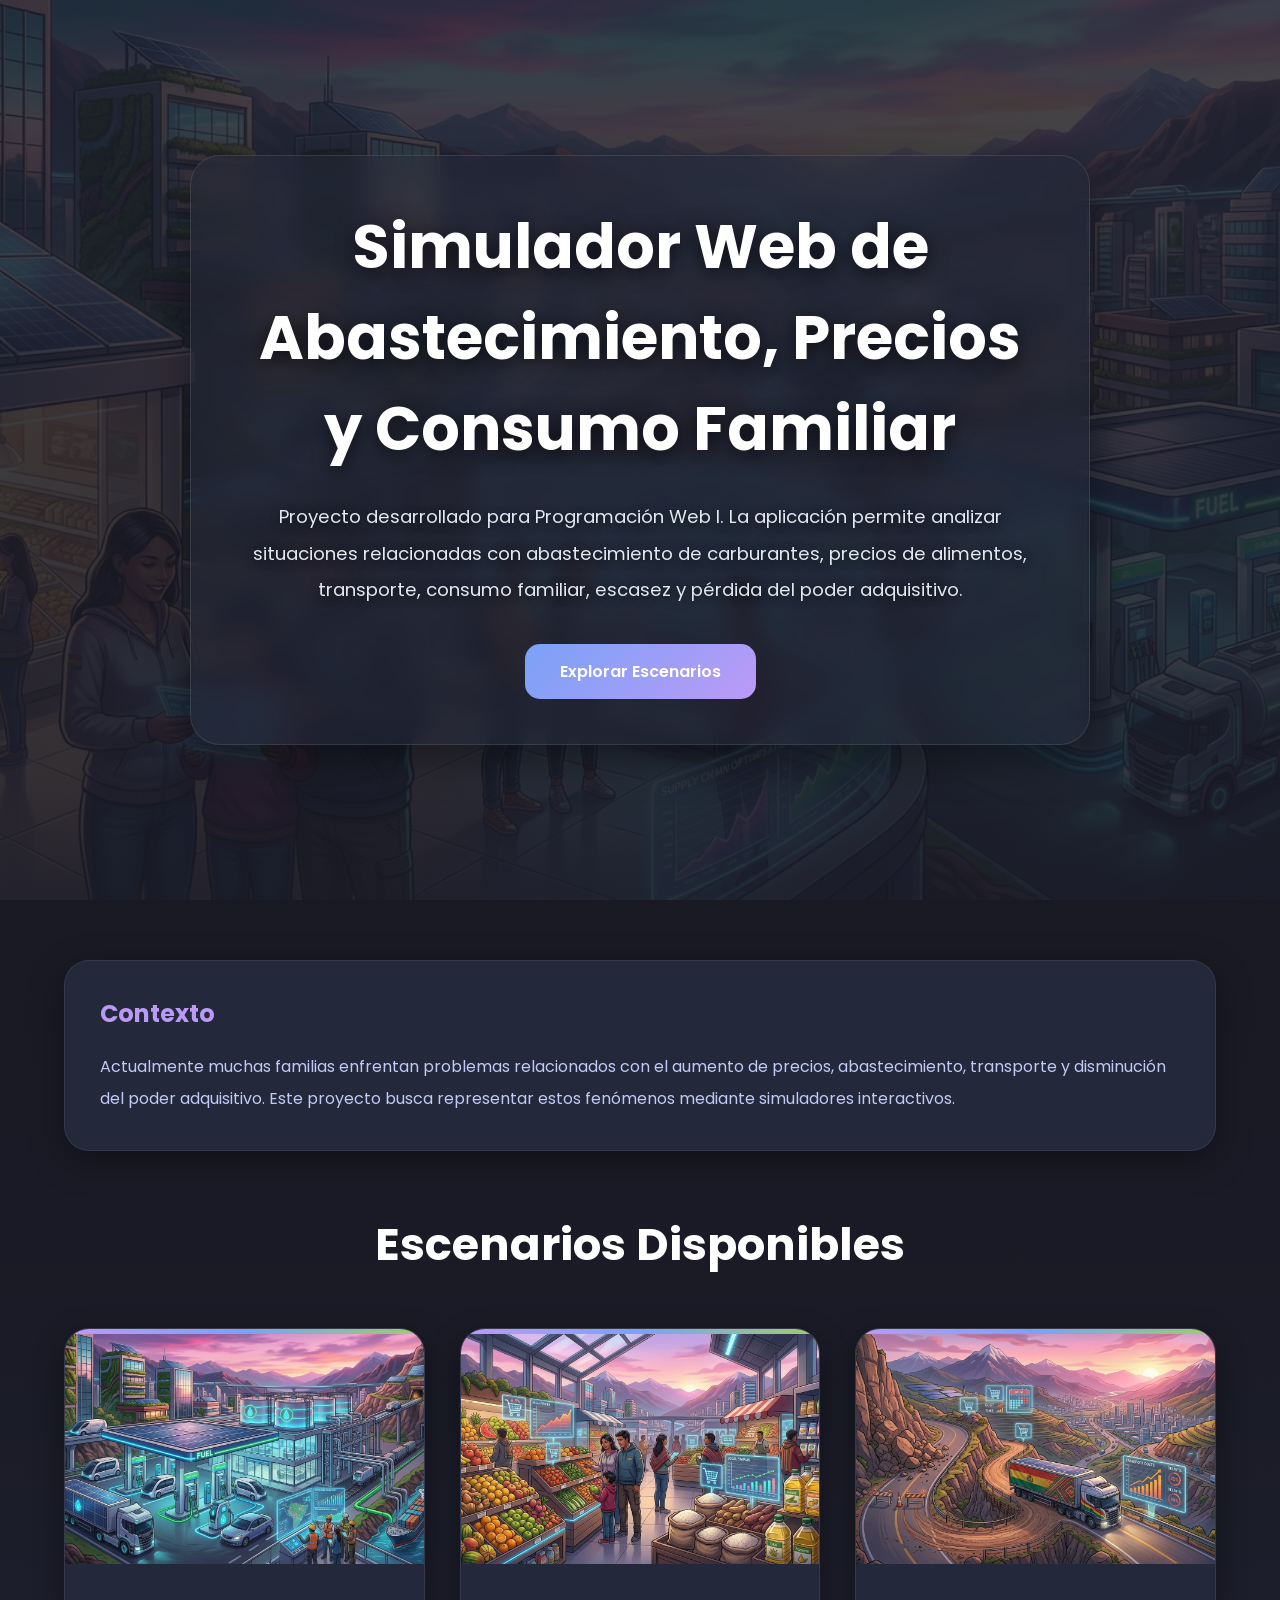
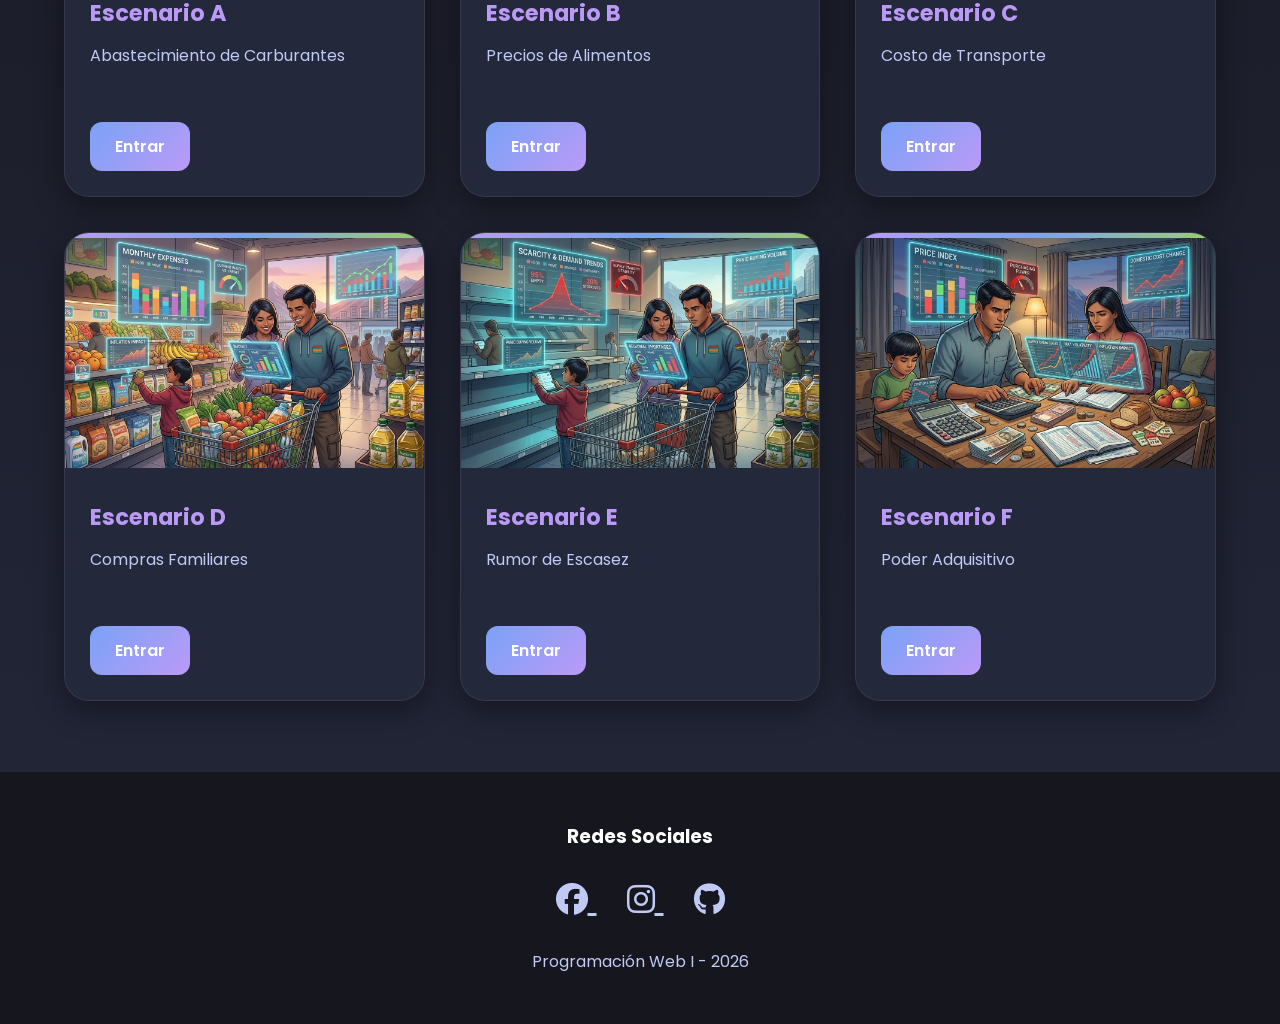
<file: index.html>
<!DOCTYPE html>
<html lang="es">

<head>

<meta charset="UTF-8">
<meta name="viewport" content="width=device-width, initial-scale=1.0">

<title>Simulador Web de Abastecimiento y Consumo Familiar</title>

<link rel="stylesheet" href="ESTILOS/pagprin.css">

<link rel="stylesheet"
href="https://cdnjs.cloudflare.com/ajax/libs/font-awesome/6.5.1/css/all.min.css">

</head>

<body>

<header class="hero">

<div class="hero-contenido">

<h1>
Simulador Web de Abastecimiento,
Precios y Consumo Familiar
</h1>

<p>

Proyecto desarrollado para Programación Web I.

La aplicación permite analizar situaciones
relacionadas con abastecimiento de carburantes,
precios de alimentos, transporte, consumo
familiar, escasez y pérdida del poder adquisitivo.

</p>

<a href="#escenarios" class="btn-principal">
Explorar Escenarios
</a>

</div>

</header>

<main>

<section class="contexto">

<h2>Contexto</h2>

<p>

Actualmente muchas familias enfrentan problemas
relacionados con el aumento de precios,
abastecimiento, transporte y disminución del
poder adquisitivo.

Este proyecto busca representar estos fenómenos
mediante simuladores interactivos.

</p>

</section>

<section id="escenarios">

<h2 class="titulo-seccion">
Escenarios Disponibles
</h2>

<div class="grid">

<!-- A -->

<div class="card">

<a href="HTML/escenarioA.html">

<img src="IMAGENES/ESCENARIO,A.png"
alt="Escenario A">

</a>

<div class="card-body">

<h3>Escenario A</h3>

<p>
Abastecimiento de Carburantes
</p>

<a href="HTML/escenarioA.html"
class="btn-card">

Entrar

</a>

</div>

</div>

<!-- B -->

<div class="card">

<a href="HTML/escenarioB.html">

<img src="IMAGENES/ESCENARIO,B.png"
alt="Escenario B">

</a>

<div class="card-body">

<h3>Escenario B</h3>

<p>
Precios de Alimentos
</p>

<a href="HTML/escenarioB.html"
class="btn-card">

Entrar

</a>

</div>

</div>

<!-- C -->

<div class="card">

<a href="HTML/escenarioC.html">

<img src="IMAGENES/ESCENARIO,C.png"
alt="Escenario C">

</a>

<div class="card-body">

<h3>Escenario C</h3>

<p>
Costo de Transporte
</p>

<a href="HTML/escenarioC.html"
class="btn-card">

Entrar

</a>

</div>

</div>

<!-- D -->

<div class="card">

<a href="HTML/escenarioD.html">

<img src="IMAGENES/ESCENARIO,D.png"
alt="Escenario D">

</a>

<div class="card-body">

<h3>Escenario D</h3>

<p>
Compras Familiares
</p>

<a href="HTML/escenarioD.html"
class="btn-card">

Entrar

</a>

</div>

</div>

<!-- E -->

<div class="card">

<a href="HTML/escenarioE.html">

<img src="IMAGENES/ESCENARIO,E.png"
alt="Escenario E">

</a>

<div class="card-body">

<h3>Escenario E</h3>

<p>
Rumor de Escasez
</p>

<a href="HTML/escenarioE.html"
class="btn-card">

Entrar

</a>

</div>

</div>

<!-- F -->

<div class="card">

<a href="HTML/escenarioF.html">

<img src="IMAGENES/ESCENARIO,F.png"
alt="Escenario F">

</a>

<div class="card-body">

<h3>Escenario F</h3>

<p>
Poder Adquisitivo
</p>

<a href="HTML/escenarioF.html"
class="btn-card">

Entrar

</a>

</div>

</div>

</div>

</section>

</main>

<footer>

<h3>Redes Sociales</h3>

<div class="redes">

<a href="https://www.facebook.com/share/17omJGrnSm/">
<i class="fab fa-facebook"></i>
</a>

<a href="https://www.instagram.com/joelescobar663?igsh=bmMycG53MWNtbndh">
<i class="fab fa-instagram"></i>
</a>

<a href="https://github.com/joelescobar2906-art">
<i class="fab fa-github"></i>
</a>

</div>

<p>
Programación Web I - 2026
</p>

</footer>

</body>
</html>
</file>
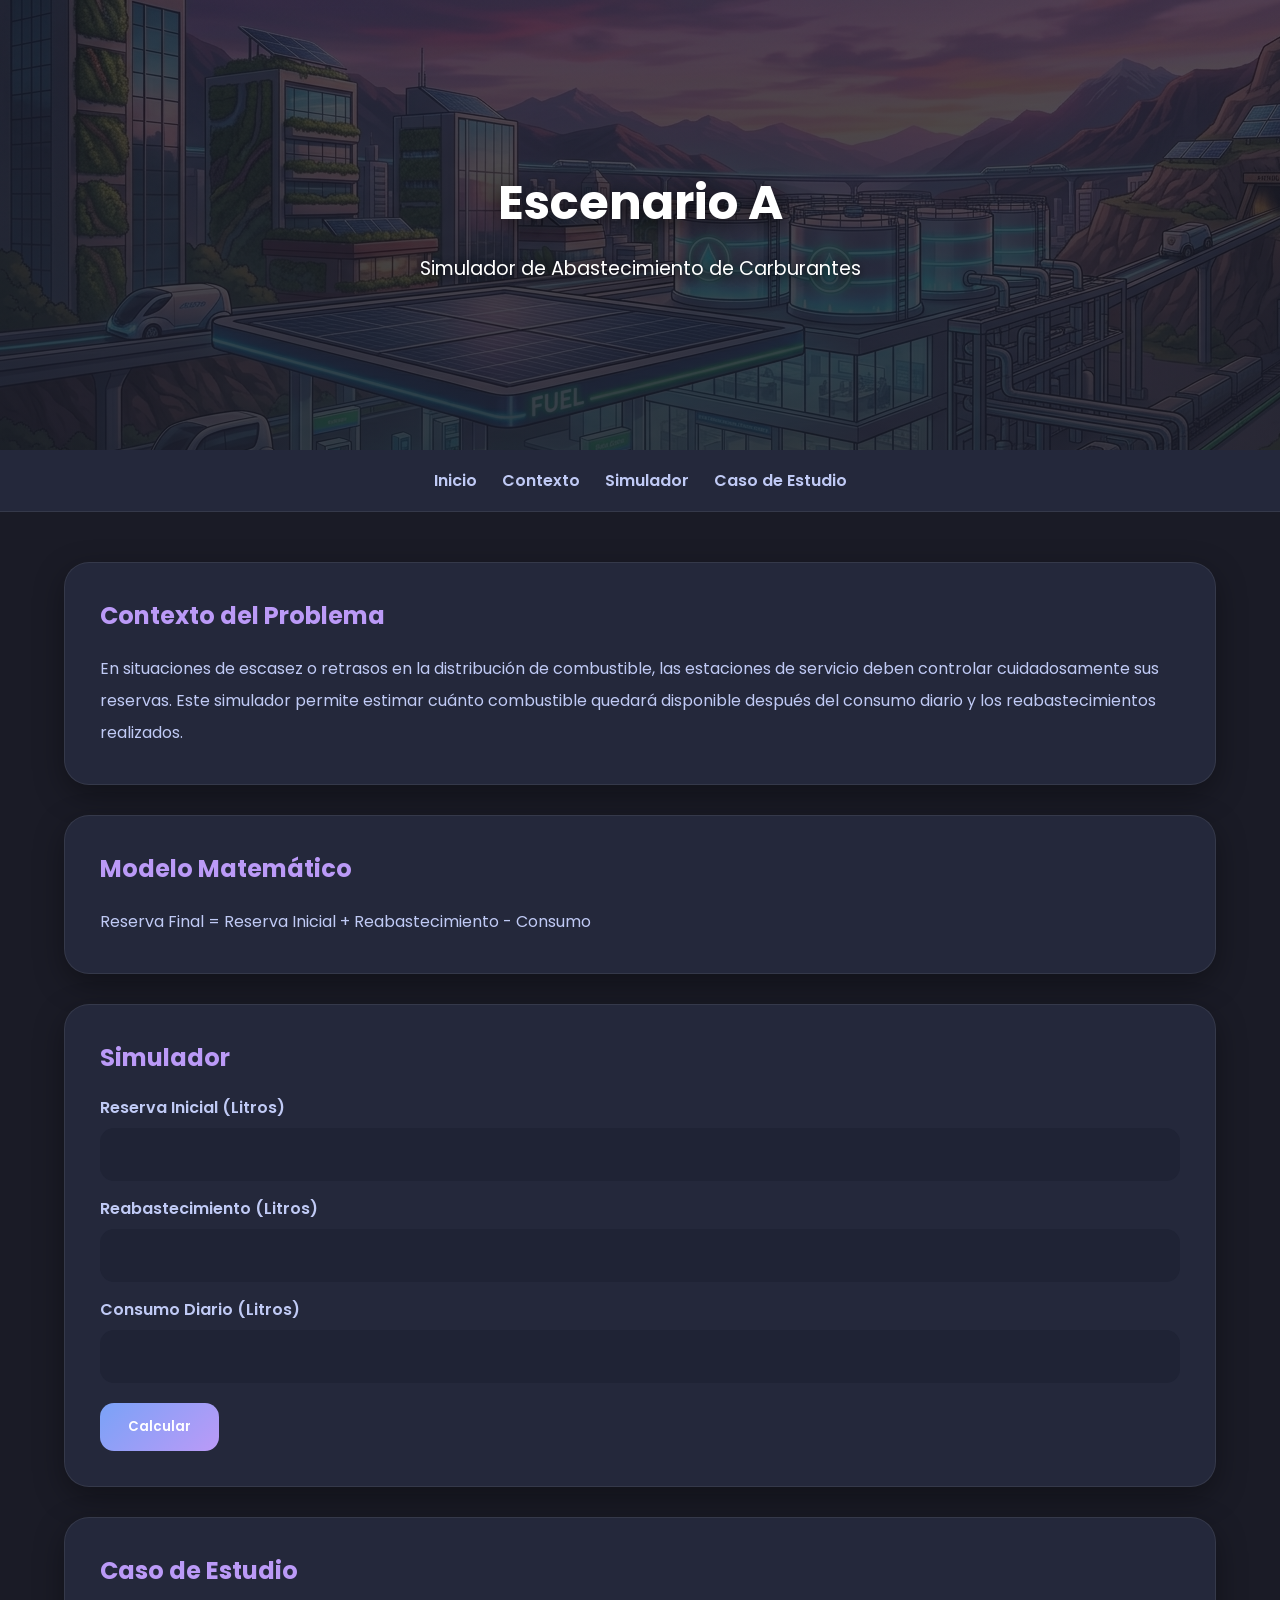
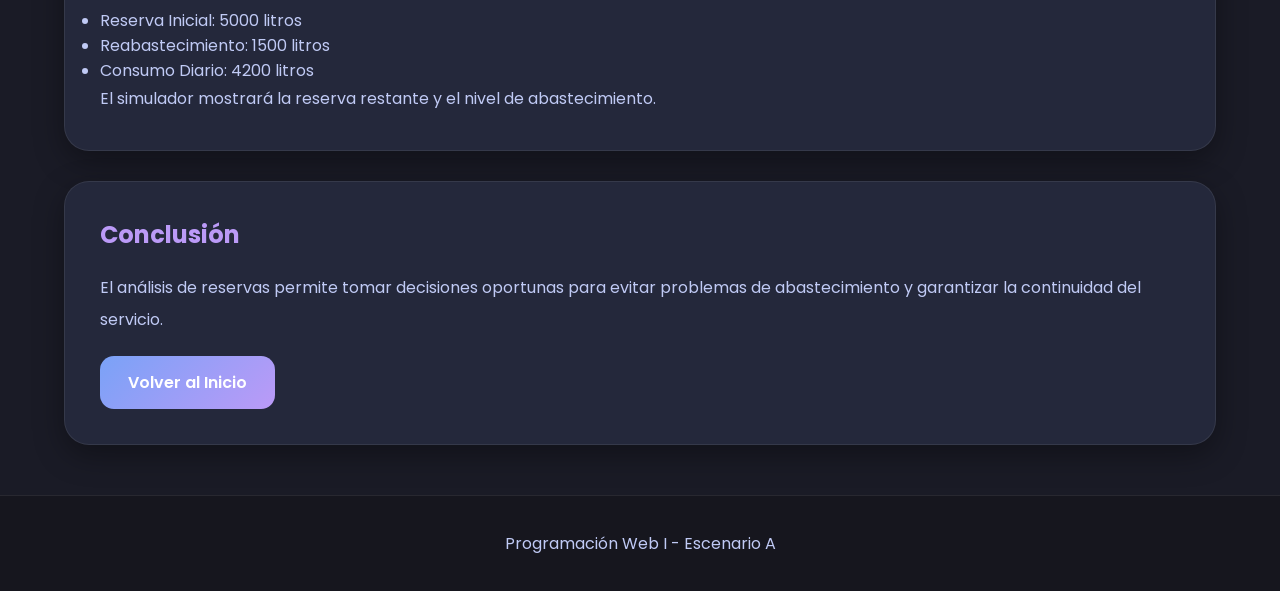
<file: HTML/escenarioA.html>
<!DOCTYPE html>
<html lang="es">

<head>
    <meta charset="UTF-8">
    <meta name="viewport" content="width=device-width, initial-scale=1.0">
    <title>Escenario A - Abastecimiento de Carburantes</title>

    <link rel="stylesheet" href="../ESTILOS/escenarios.css">
</head>

<body>

    <header class="header-a">
        <h1>Escenario A</h1>
        <p>Simulador de Abastecimiento de Carburantes</p>
    </header>

    <nav>
        <a href="../index.html">Inicio</a>
        <a href="#contexto">Contexto</a>
        <a href="#simulador">Simulador</a>
        <a href="#caso">Caso de Estudio</a>
    </nav>

    <main>

        <section id="contexto">

            <h2>Contexto del Problema</h2>

            <p>
                En situaciones de escasez o retrasos en la distribución de combustible,
                las estaciones de servicio deben controlar cuidadosamente sus reservas.
                Este simulador permite estimar cuánto combustible quedará disponible
                después del consumo diario y los reabastecimientos realizados.
            </p>

        </section>

        <section>

            <h2>Modelo Matemático</h2>

            <p>

                Reserva Final =
                Reserva Inicial +
                Reabastecimiento -
                Consumo

            </p>

        </section>

        <section id="simulador">

            <h2>Simulador</h2>

            <label>Reserva Inicial (Litros)</label>
            <input type="number" id="reservaInicial">

            <label>Reabastecimiento (Litros)</label>
            <input type="number" id="reabastecimiento">

            <label>Consumo Diario (Litros)</label>
            <input type="number" id="consumo">

            <button onclick="calcularReserva()">
                Calcular
            </button>

            <div id="resultado"></div>

        </section>

        <section id="caso">

            <h2>Caso de Estudio</h2>

            <ul>
                <li>Reserva Inicial: 5000 litros</li>
                <li>Reabastecimiento: 1500 litros</li>
                <li>Consumo Diario: 4200 litros</li>
            </ul>

            <p>
                El simulador mostrará la reserva restante y el nivel de abastecimiento.
            </p>

        </section>

        <section>

            <h2>Conclusión</h2>

            <p>
                El análisis de reservas permite tomar decisiones oportunas para evitar
                problemas de abastecimiento y garantizar la continuidad del servicio.
            </p>

            <a href="../index.html" class="boton">
                Volver al Inicio
            </a>

        </section>

    </main>

    <footer>

        <p>
            Programación Web I - Escenario A
        </p>

    </footer>

    <script src="../JAVASCRIPT/escenarioA.js"></script>

</body>

</html>
</file>
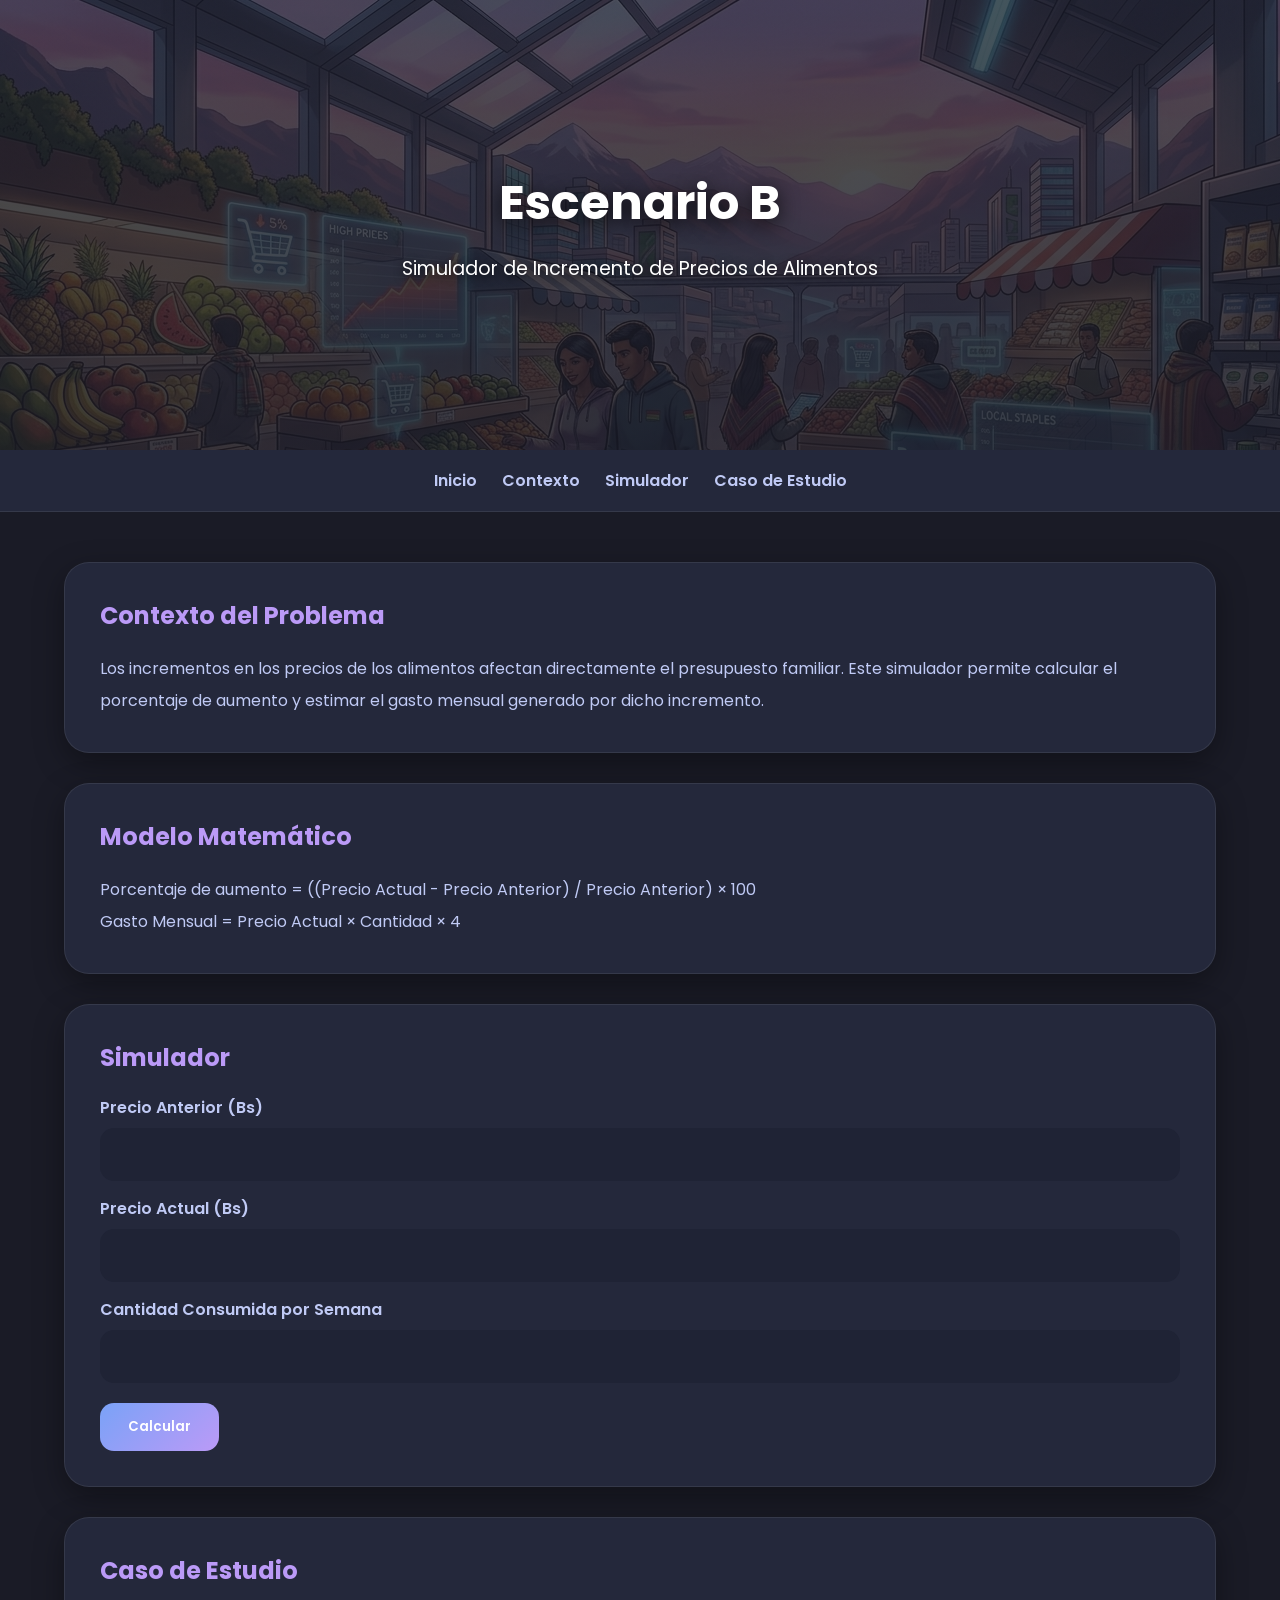
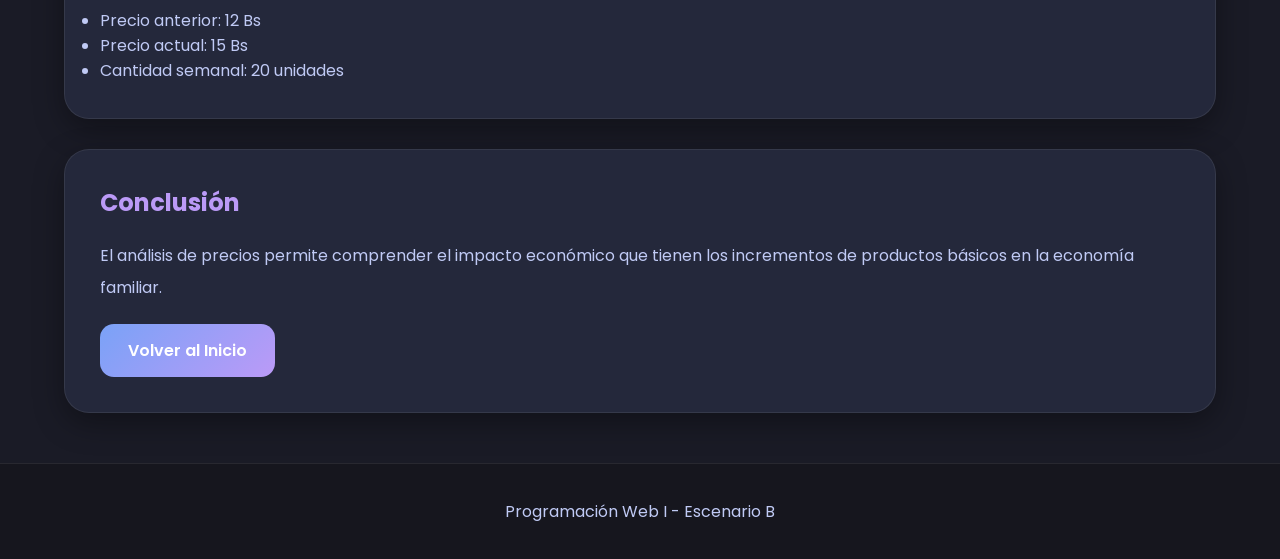
<file: HTML/escenarioB.html>
<!DOCTYPE html>
<html lang="es">

<head>

    <meta charset="UTF-8">
    <meta name="viewport" content="width=device-width, initial-scale=1.0">

    <title>Escenario B - Precios de Alimentos</title>

    <link rel="stylesheet" href="../ESTILOS/escenarios.css">

</head>

<body>

    <header class="header-b">

        <h1>Escenario B</h1>

        <p>
            Simulador de Incremento de Precios de Alimentos
        </p>

    </header>

    <nav>

        <a href="../index.html">Inicio</a>
        <a href="#contexto">Contexto</a>
        <a href="#simulador">Simulador</a>
        <a href="#caso">Caso de Estudio</a>

    </nav>

    <main>

        <section id="contexto">

            <h2>Contexto del Problema</h2>

            <p>

                Los incrementos en los precios de los alimentos afectan
                directamente el presupuesto familiar. Este simulador
                permite calcular el porcentaje de aumento y estimar
                el gasto mensual generado por dicho incremento.

            </p>

        </section>

        <section>

            <h2>Modelo Matemático</h2>

            <p>

                Porcentaje de aumento =
                ((Precio Actual - Precio Anterior) / Precio Anterior) × 100

            </p>

            <p>

                Gasto Mensual =
                Precio Actual × Cantidad × 4

            </p>

        </section>

        <section id="simulador">

            <h2>Simulador</h2>

            <label>Precio Anterior (Bs)</label>
            <input type="number" id="precioAnterior">

            <label>Precio Actual (Bs)</label>
            <input type="number" id="precioActual">

            <label>Cantidad Consumida por Semana</label>
            <input type="number" id="cantidad">

            <button onclick="calcularAumento()">
                Calcular
            </button>

            <div id="resultado"></div>

        </section>

        <section id="caso">

            <h2>Caso de Estudio</h2>

            <ul>

                <li>Precio anterior: 12 Bs</li>
                <li>Precio actual: 15 Bs</li>
                <li>Cantidad semanal: 20 unidades</li>

            </ul>

        </section>

        <section>

            <h2>Conclusión</h2>

            <p>

                El análisis de precios permite comprender el impacto
                económico que tienen los incrementos de productos
                básicos en la economía familiar.

            </p>

            <a href="../index.html" class="boton">
                Volver al Inicio
            </a>

        </section>

    </main>

    <footer>

        <p>
            Programación Web I - Escenario B
        </p>

    </footer>

    <script src="../JAVASCRIPT/escenarioB.js"></script>

</body>

</html>
</file>
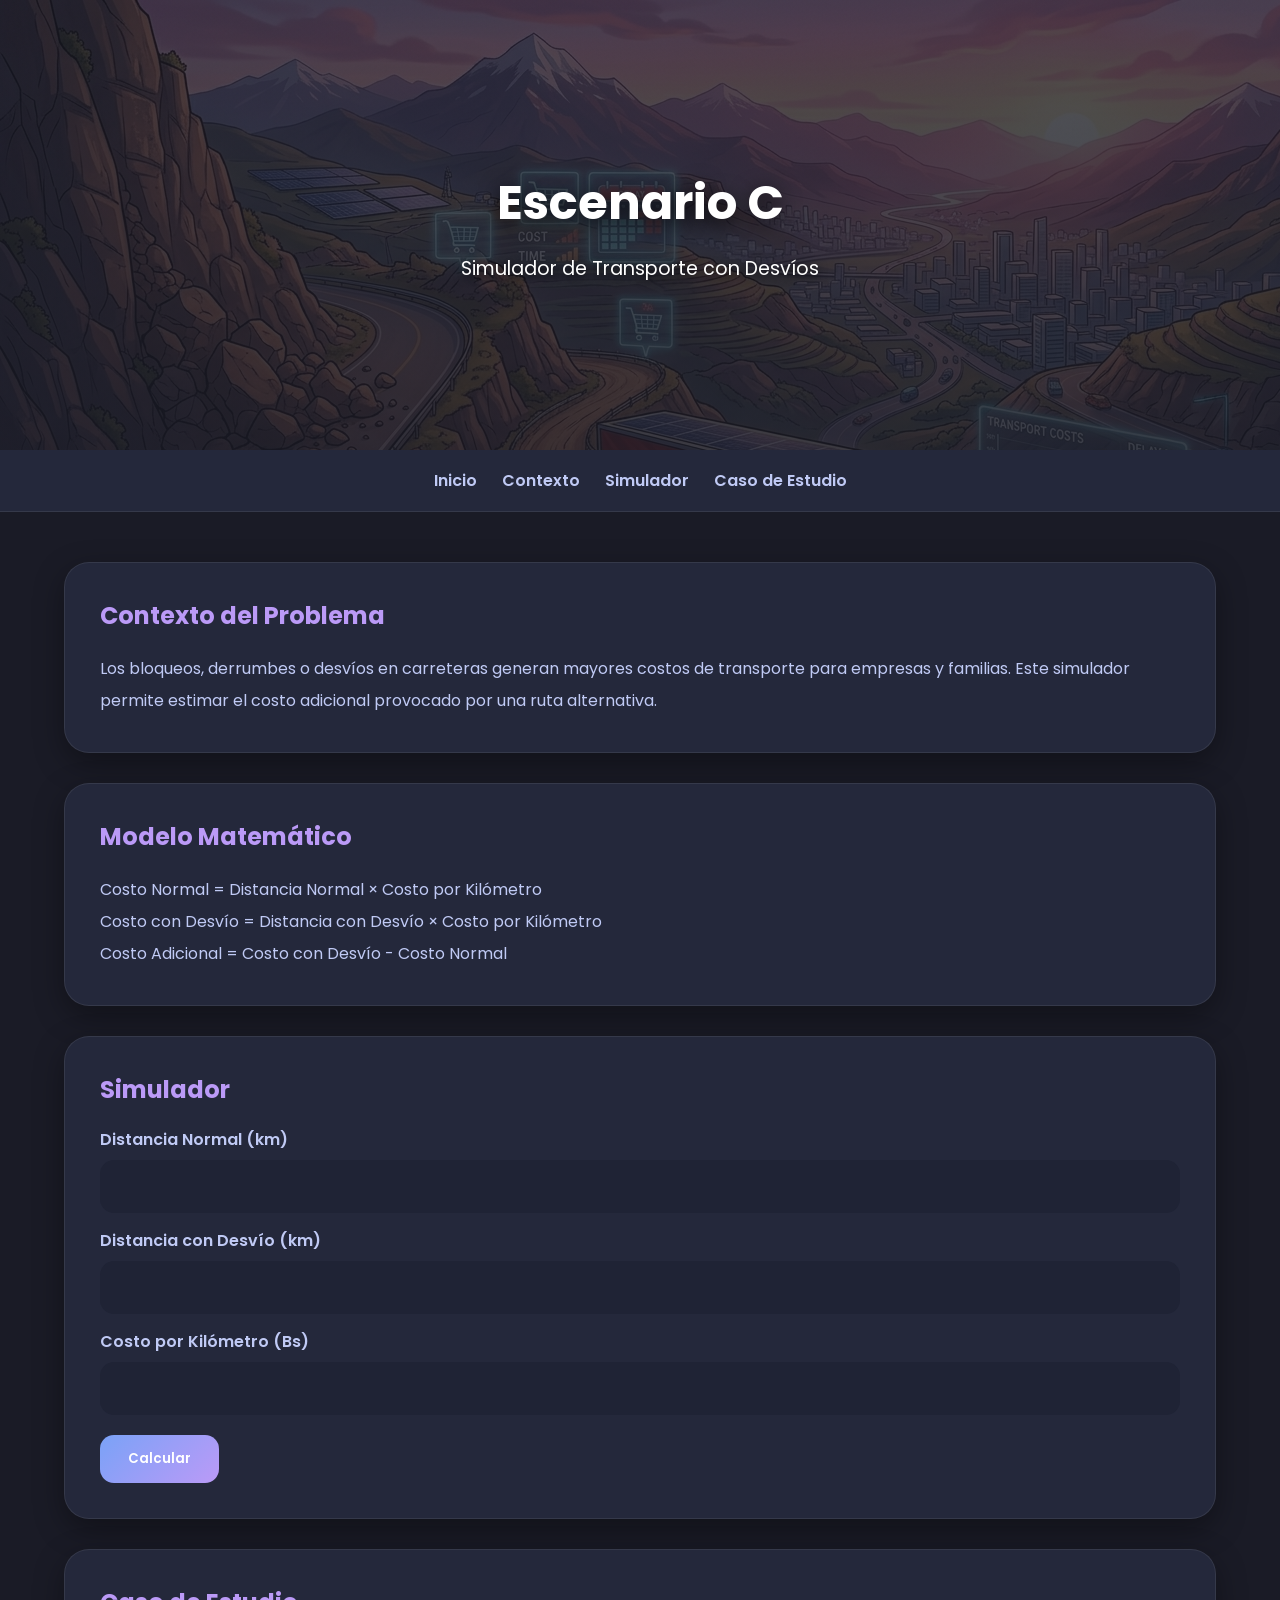
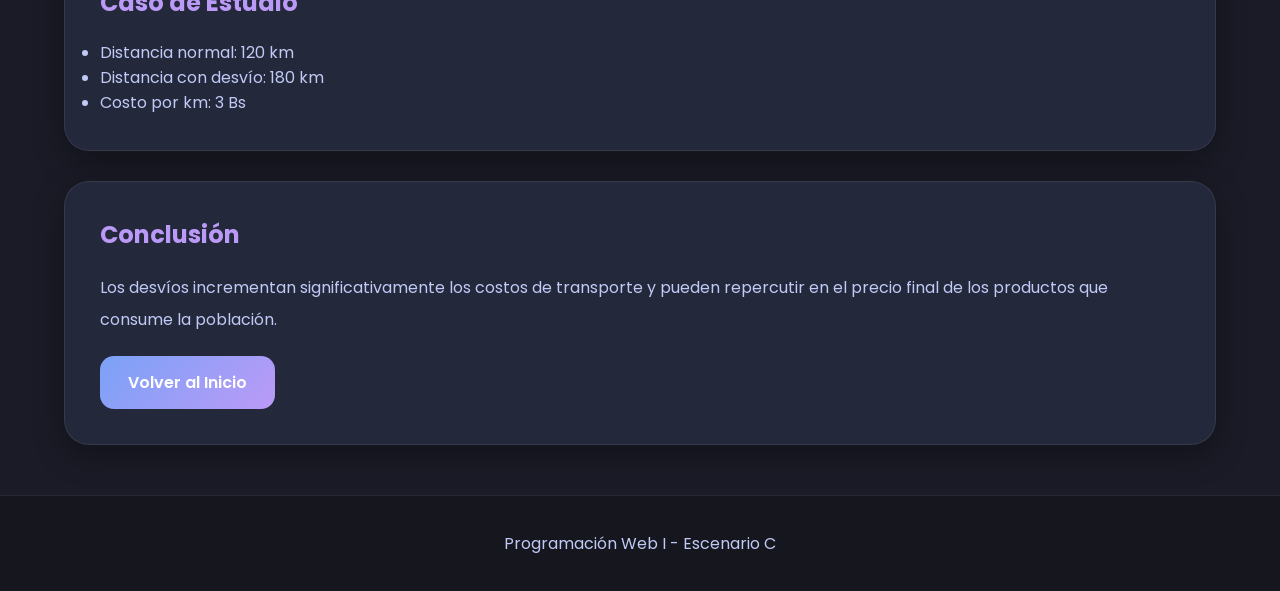
<file: HTML/escenarioC.html>
<!DOCTYPE html>
<html lang="es">

<head>

    <meta charset="UTF-8">
    <meta name="viewport" content="width=device-width, initial-scale=1.0">

    <title>Escenario C - Transporte con Desvíos</title>

    <link rel="stylesheet" href="../ESTILOS/escenarios.css">

</head>

<body>

    <header class="header-c">

        <h1>Escenario C</h1>

        <p>
            Simulador de Transporte con Desvíos
        </p>

    </header>

    <nav>

        <a href="../index.html">Inicio</a>
        <a href="#contexto">Contexto</a>
        <a href="#simulador">Simulador</a>
        <a href="#caso">Caso de Estudio</a>

    </nav>

    <main>

        <section id="contexto">

            <h2>Contexto del Problema</h2>

            <p>

                Los bloqueos, derrumbes o desvíos en carreteras generan
                mayores costos de transporte para empresas y familias.
                Este simulador permite estimar el costo adicional
                provocado por una ruta alternativa.

            </p>

        </section>

        <section>

            <h2>Modelo Matemático</h2>

            <p>

                Costo Normal =
                Distancia Normal × Costo por Kilómetro

            </p>

            <p>

                Costo con Desvío =
                Distancia con Desvío × Costo por Kilómetro

            </p>

            <p>

                Costo Adicional =
                Costo con Desvío - Costo Normal

            </p>

        </section>

        <section id="simulador">

            <h2>Simulador</h2>

            <label>Distancia Normal (km)</label>
            <input type="number" id="distanciaNormal">

            <label>Distancia con Desvío (km)</label>
            <input type="number" id="distanciaDesvio">

            <label>Costo por Kilómetro (Bs)</label>
            <input type="number" id="costoKm">

            <button onclick="calcularTransporte()">
                Calcular
            </button>

            <div id="resultado"></div>

        </section>

        <section id="caso">

            <h2>Caso de Estudio</h2>

            <ul>

                <li>Distancia normal: 120 km</li>
                <li>Distancia con desvío: 180 km</li>
                <li>Costo por km: 3 Bs</li>

            </ul>

        </section>

        <section>

            <h2>Conclusión</h2>

            <p>

                Los desvíos incrementan significativamente los costos
                de transporte y pueden repercutir en el precio final
                de los productos que consume la población.

            </p>

            <a href="../index.html" class="boton">
                Volver al Inicio
            </a>

        </section>

    </main>

    <footer>

        <p>
            Programación Web I - Escenario C
        </p>

    </footer>

    <script src="../JAVASCRIPT/escenarioC.js"></script>

</body>

</html>
</file>
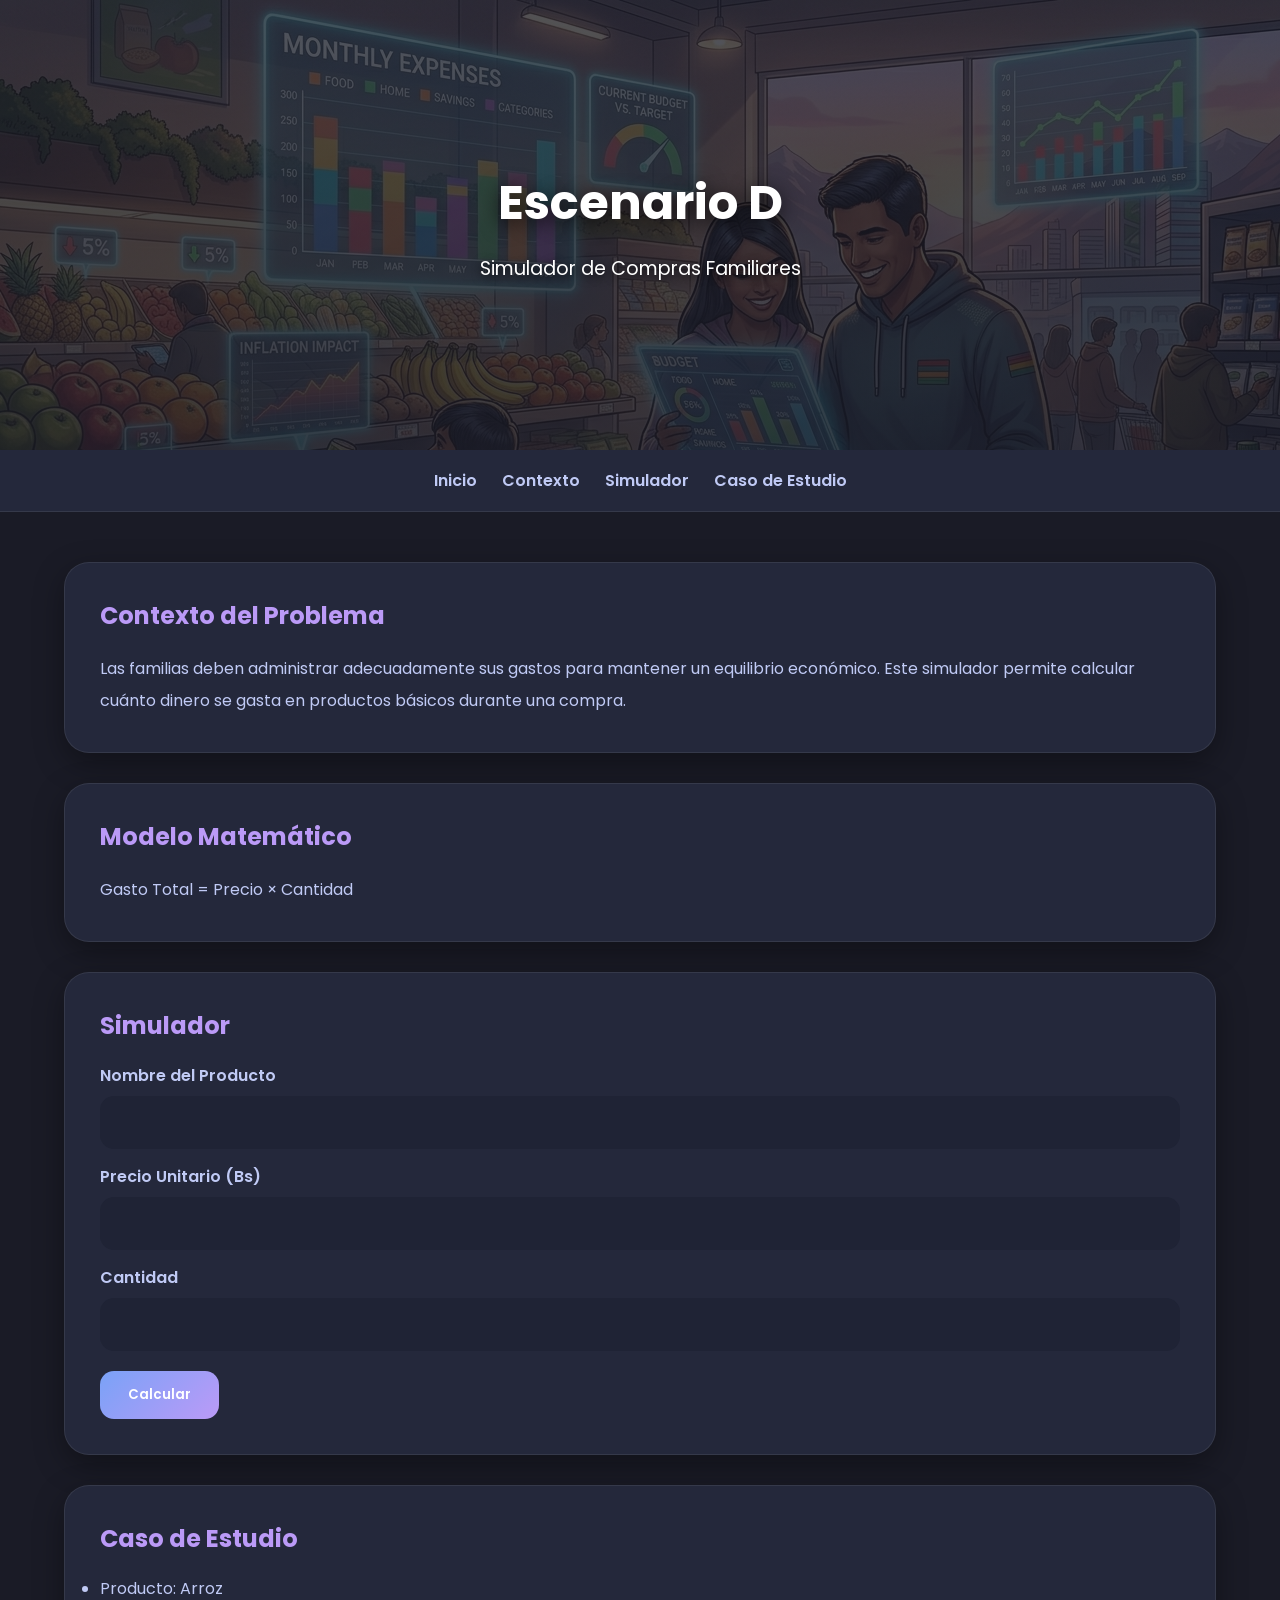
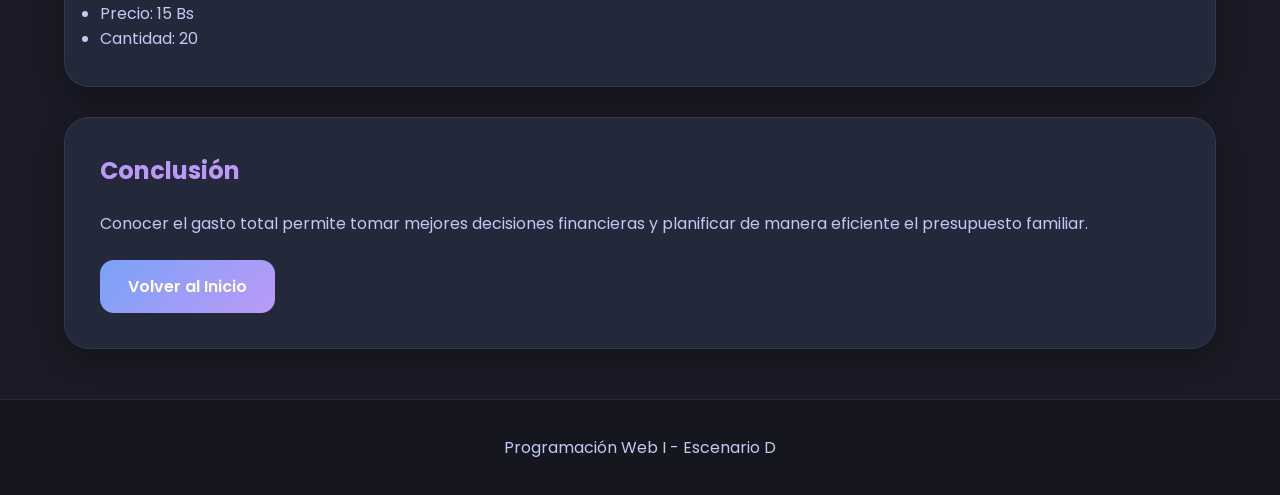
<file: HTML/escenarioD.html>
<!DOCTYPE html>
<html lang="es">

<head>

    <meta charset="UTF-8">
    <meta name="viewport" content="width=device-width, initial-scale=1.0">

    <title>Escenario D - Compras Familiares</title>

    <link rel="stylesheet" href="../ESTILOS/escenarios.css">

</head>

<body>

    <header class="header-d">

        <h1>Escenario D</h1>

        <p>
            Simulador de Compras Familiares
        </p>

    </header>

    <nav>

        <a href="../index.html">Inicio</a>
        <a href="#contexto">Contexto</a>
        <a href="#simulador">Simulador</a>
        <a href="#caso">Caso de Estudio</a>

    </nav>

    <main>

        <section id="contexto">

            <h2>Contexto del Problema</h2>

            <p>

                Las familias deben administrar adecuadamente sus gastos
                para mantener un equilibrio económico. Este simulador
                permite calcular cuánto dinero se gasta en productos
                básicos durante una compra.

            </p>

        </section>

        <section>

            <h2>Modelo Matemático</h2>

            <p>

                Gasto Total =
                Precio × Cantidad

            </p>

        </section>

        <section id="simulador">

            <h2>Simulador</h2>

            <label>Nombre del Producto</label>
            <input type="text" id="producto">

            <label>Precio Unitario (Bs)</label>
            <input type="number" id="precio">

            <label>Cantidad</label>
            <input type="number" id="cantidad">

            <button onclick="calcularCompra()">
                Calcular
            </button>

            <div id="resultado"></div>

        </section>

        <section id="caso">

            <h2>Caso de Estudio</h2>

            <ul>

                <li>Producto: Arroz</li>
                <li>Precio: 15 Bs</li>
                <li>Cantidad: 20</li>

            </ul>

        </section>

        <section>

            <h2>Conclusión</h2>

            <p>

                Conocer el gasto total permite tomar mejores decisiones
                financieras y planificar de manera eficiente el presupuesto
                familiar.

            </p>

            <a href="../index.html" class="boton">
                Volver al Inicio
            </a>

        </section>

    </main>

    <footer>

        <p>
            Programación Web I - Escenario D
        </p>

    </footer>

    <script src="../JAVASCRIPT/escenarioD.js"></script>

</body>

</html>
</file>
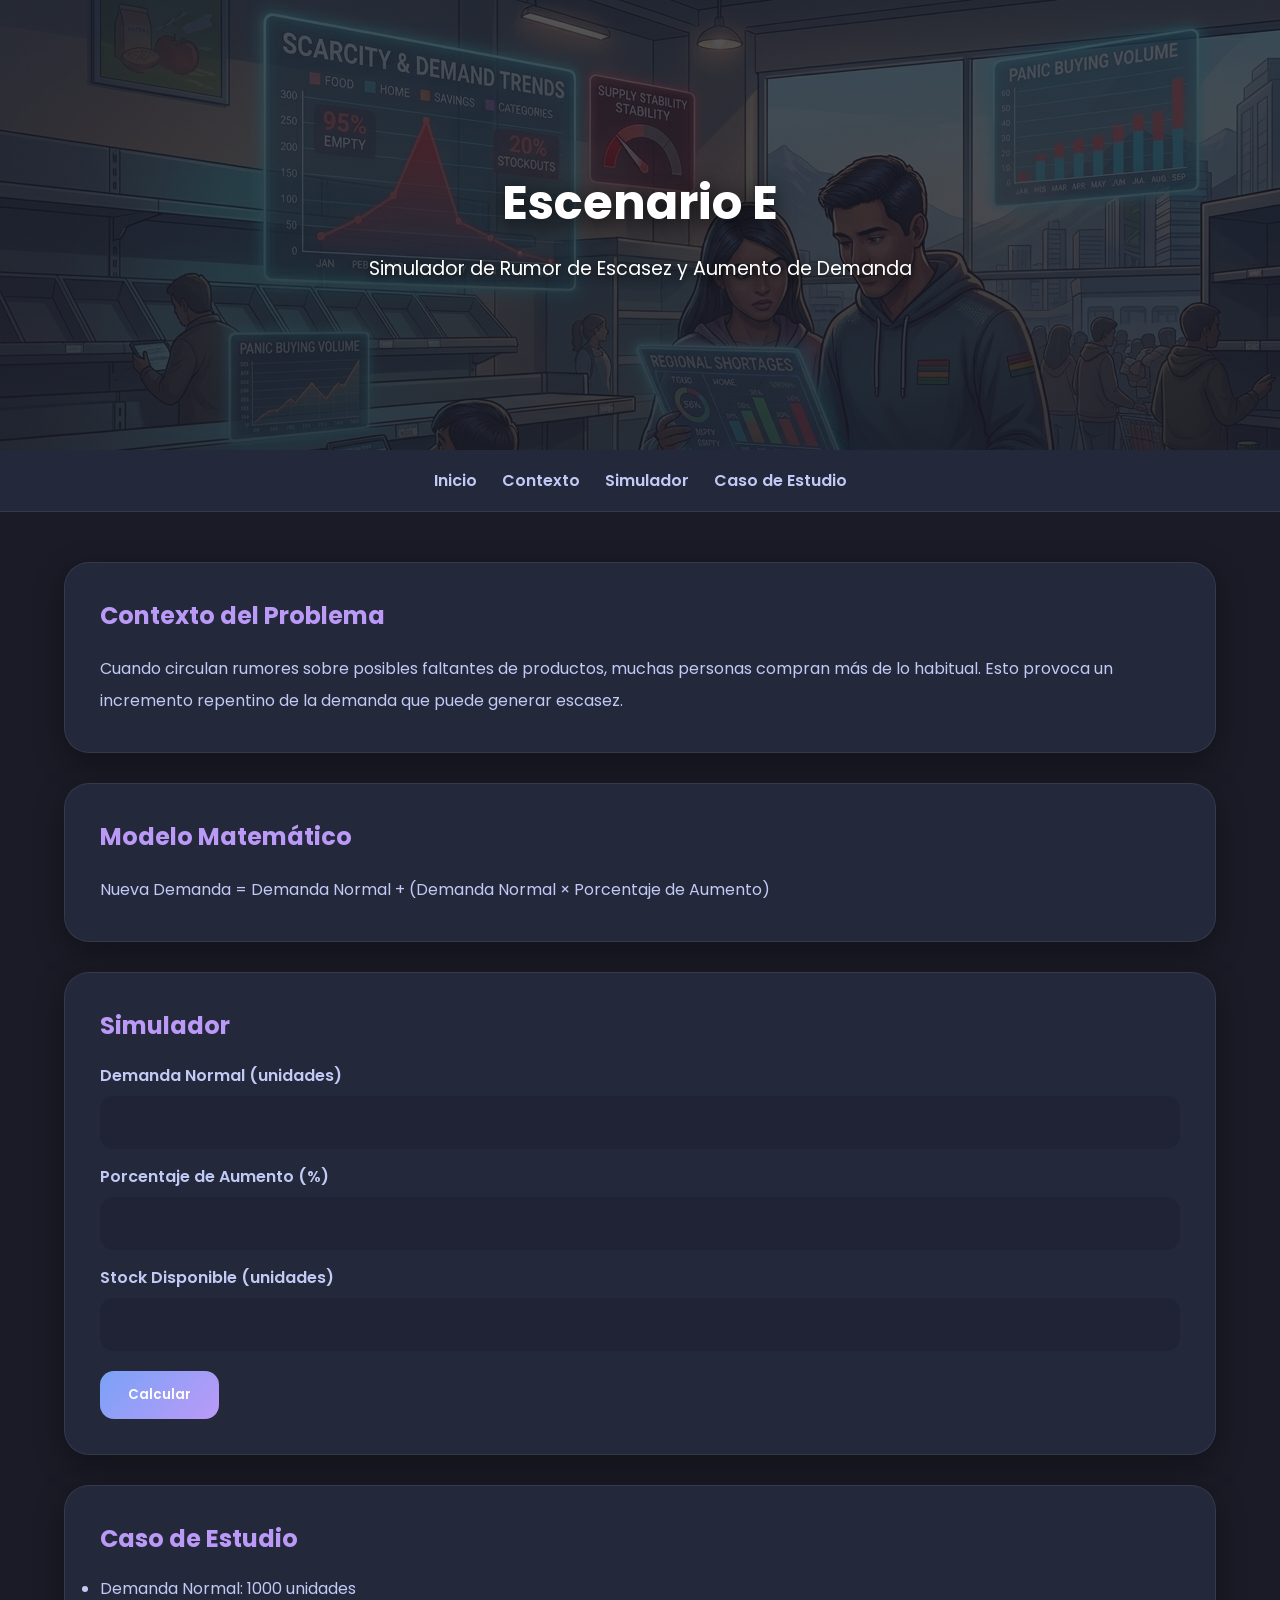
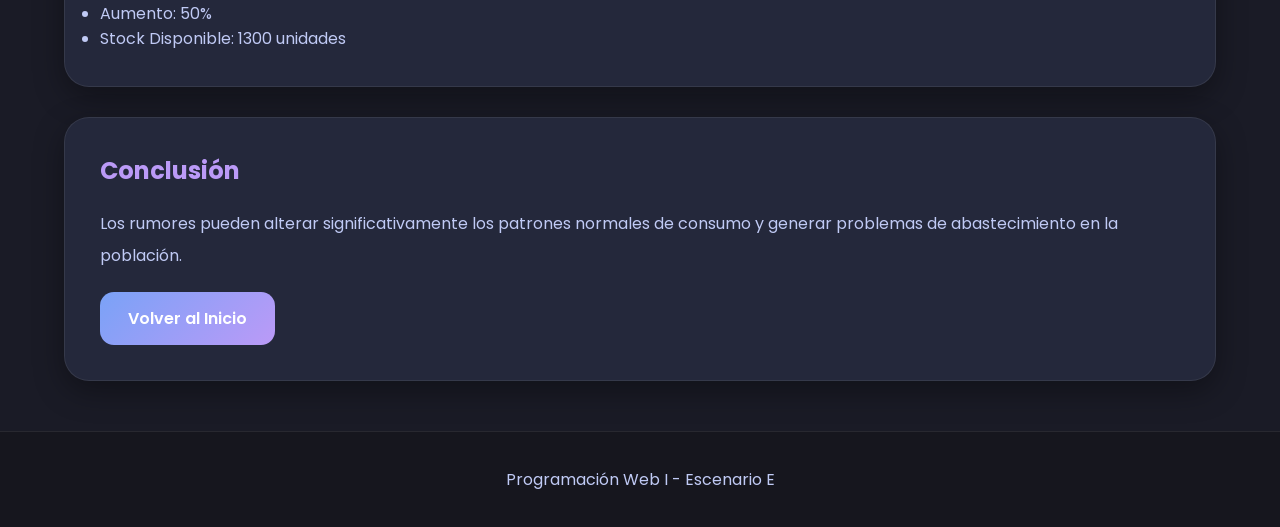
<file: HTML/escenarioE.html>
<!DOCTYPE html>
<html lang="es">

<head>

    <meta charset="UTF-8">
    <meta name="viewport" content="width=device-width, initial-scale=1.0">

    <title>Escenario E - Rumor de Escasez</title>

    <link rel="stylesheet" href="../ESTILOS/escenarios.css">

</head>

<body>

    <header class="header-e">

        <h1>Escenario E</h1>

        <p>
            Simulador de Rumor de Escasez y Aumento de Demanda
        </p>

    </header>

    <nav>

        <a href="../index.html">Inicio</a>
        <a href="#contexto">Contexto</a>
        <a href="#simulador">Simulador</a>
        <a href="#caso">Caso de Estudio</a>

    </nav>

    <main>

        <section id="contexto">

            <h2>Contexto del Problema</h2>

            <p>

                Cuando circulan rumores sobre posibles faltantes de
                productos, muchas personas compran más de lo habitual.
                Esto provoca un incremento repentino de la demanda
                que puede generar escasez.

            </p>

        </section>

        <section>

            <h2>Modelo Matemático</h2>

            <p>

                Nueva Demanda =
                Demanda Normal +
                (Demanda Normal × Porcentaje de Aumento)

            </p>

        </section>

        <section id="simulador">

            <h2>Simulador</h2>

            <label>Demanda Normal (unidades)</label>
            <input type="number" id="demanda">

            <label>Porcentaje de Aumento (%)</label>
            <input type="number" id="porcentaje">

            <label>Stock Disponible (unidades)</label>
            <input type="number" id="stock">

            <button onclick="calcularEscasez()">
                Calcular
            </button>

            <div id="resultado"></div>

        </section>

        <section id="caso">

            <h2>Caso de Estudio</h2>

            <ul>

                <li>Demanda Normal: 1000 unidades</li>
                <li>Aumento: 50%</li>
                <li>Stock Disponible: 1300 unidades</li>

            </ul>

        </section>

        <section>

            <h2>Conclusión</h2>

            <p>

                Los rumores pueden alterar significativamente los
                patrones normales de consumo y generar problemas
                de abastecimiento en la población.

            </p>

            <a href="../index.html" class="boton">
                Volver al Inicio
            </a>

        </section>

    </main>

    <footer>

        <p>
            Programación Web I - Escenario E
        </p>

    </footer>

    <script src="../JAVASCRIPT/escenarioE.js"></script>

</body>

</html>
</file>
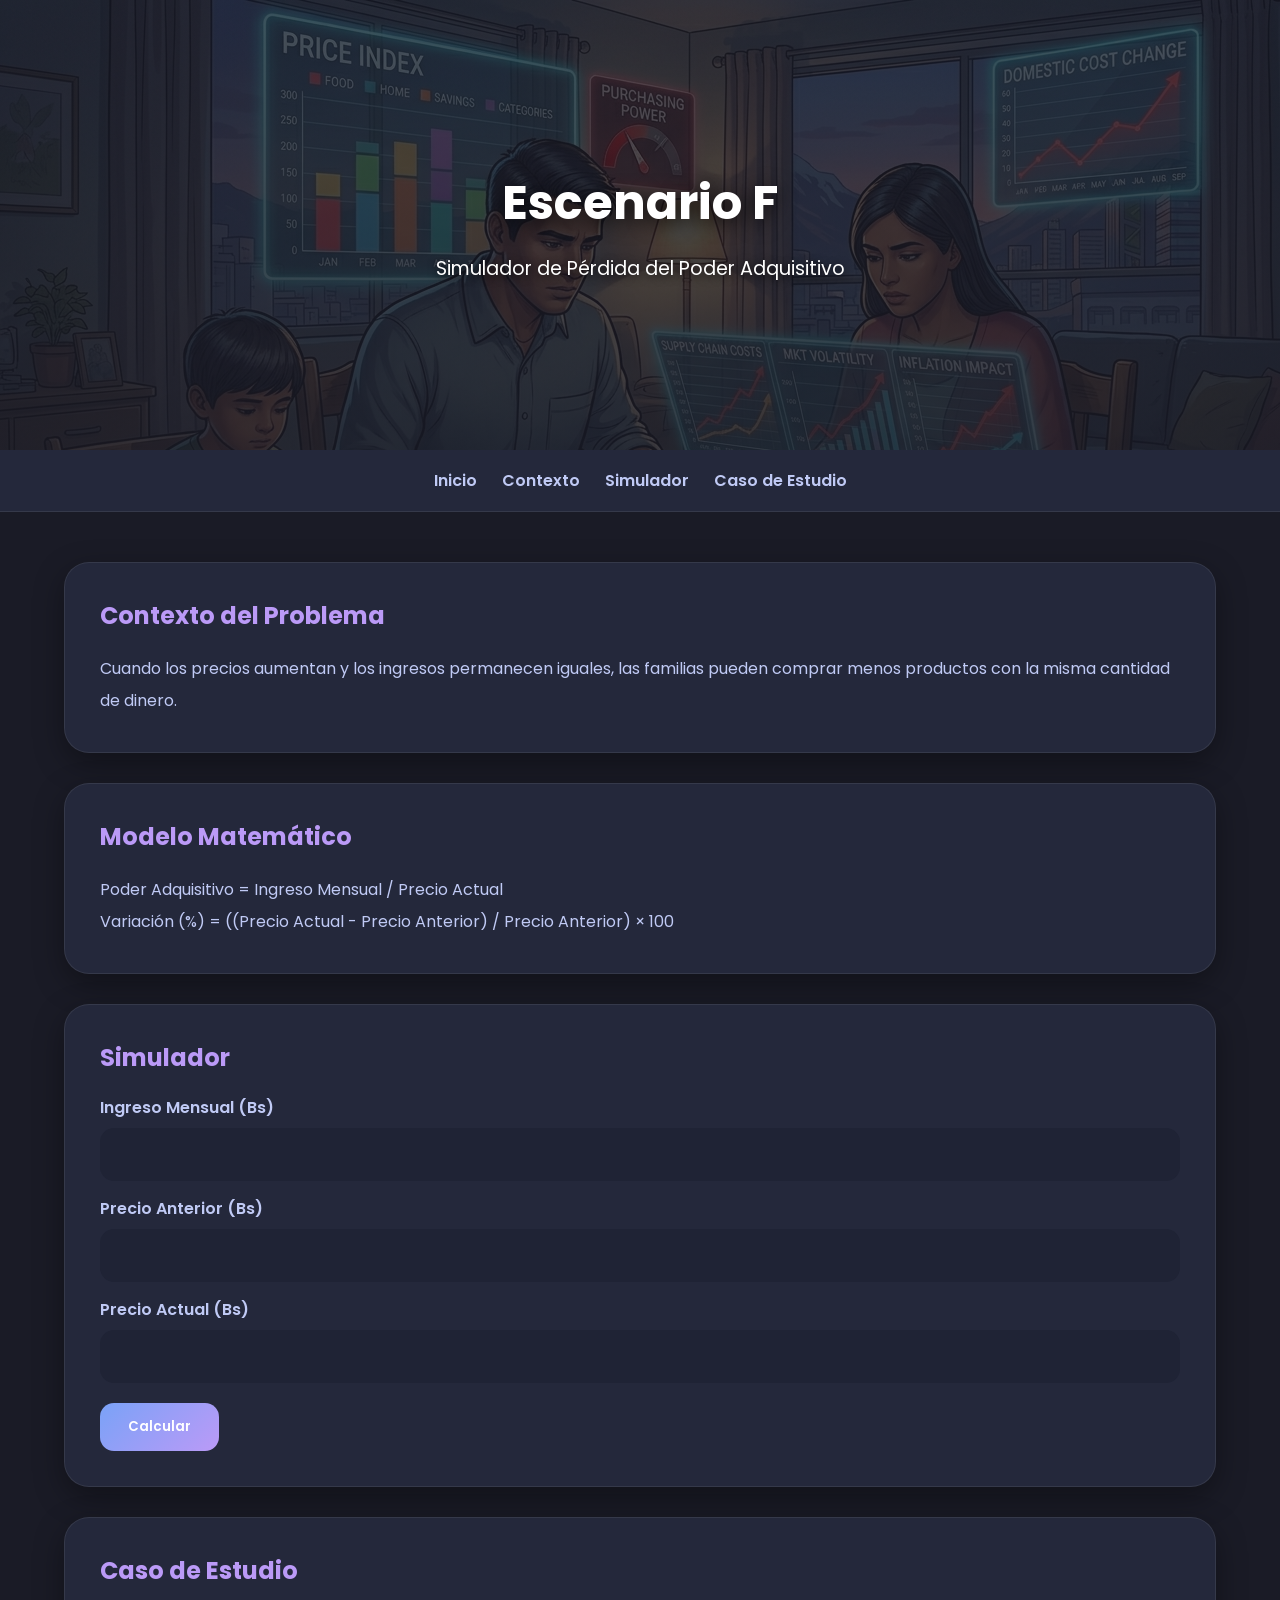
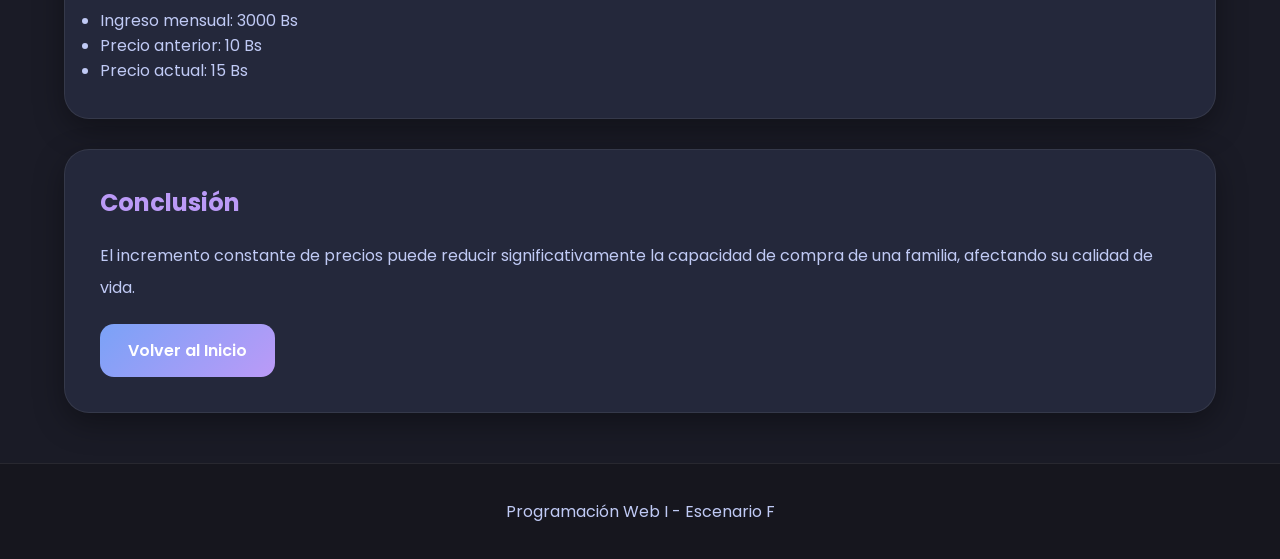
<file: HTML/escenarioF.html>
<!DOCTYPE html>
<html lang="es">

<head>

    <meta charset="UTF-8">
    <meta name="viewport" content="width=device-width, initial-scale=1.0">

    <title>Escenario F - Poder Adquisitivo</title>

    <link rel="stylesheet" href="../ESTILOS/escenarios.css">

</head>

<body>

    <header class="header-f">

        <h1>Escenario F</h1>

        <p>
            Simulador de Pérdida del Poder Adquisitivo
        </p>

    </header>

    <nav>

        <a href="../index.html">Inicio</a>
        <a href="#contexto">Contexto</a>
        <a href="#simulador">Simulador</a>
        <a href="#caso">Caso de Estudio</a>

    </nav>

    <main>

        <section id="contexto">

            <h2>Contexto del Problema</h2>

            <p>

                Cuando los precios aumentan y los ingresos permanecen
                iguales, las familias pueden comprar menos productos
                con la misma cantidad de dinero.

            </p>

        </section>

        <section>

            <h2>Modelo Matemático</h2>

            <p>

                Poder Adquisitivo =
                Ingreso Mensual / Precio Actual

            </p>

            <p>

                Variación (%) =
                ((Precio Actual - Precio Anterior)
                / Precio Anterior) × 100

            </p>

        </section>

        <section id="simulador">

            <h2>Simulador</h2>

            <label>Ingreso Mensual (Bs)</label>
            <input type="number" id="ingreso">

            <label>Precio Anterior (Bs)</label>
            <input type="number" id="precioAnterior">

            <label>Precio Actual (Bs)</label>
            <input type="number" id="precioActual">

            <button onclick="calcularPoderAdquisitivo()">
                Calcular
            </button>

            <div id="resultado"></div>

        </section>

        <section id="caso">

            <h2>Caso de Estudio</h2>

            <ul>

                <li>Ingreso mensual: 3000 Bs</li>
                <li>Precio anterior: 10 Bs</li>
                <li>Precio actual: 15 Bs</li>

            </ul>

        </section>

        <section>

            <h2>Conclusión</h2>

            <p>

                El incremento constante de precios puede reducir
                significativamente la capacidad de compra de una
                familia, afectando su calidad de vida.

            </p>

            <a href="../index.html" class="boton">
                Volver al Inicio
            </a>

        </section>

    </main>

    <footer>

        <p>
            Programación Web I - Escenario F
        </p>

    </footer>

    <script src="../JAVASCRIPT/escenarioF.js"></script>

</body>

</html>
</file>
<file: ESTILOS/pagprin.css>
@import url('https://fonts.googleapis.com/css2?family=Poppins:wght@300;400;500;600;700&display=swap');

*{
    margin:0;
    padding:0;
    box-sizing:border-box;
    font-family:'Poppins',sans-serif;
}

html{
    scroll-behavior:smooth;
}

body{

    background:
    linear-gradient(
        180deg,
        #16161E 0%,
        #1A1B26 50%,
        #24283B 100%
    );

    color:#C0CAF5;
}

/* HERO */

.hero{

    min-height:100vh;

    display:flex;
    justify-content:center;
    align-items:center;

    text-align:center;

    padding:40px;

    background:
    linear-gradient(
        rgba(26,27,38,.80),
        rgba(26,27,38,.90)
    ),
    url("../IMAGENES/PORTADA.png");

    background-size:cover;
    background-position:center;
    background-repeat:no-repeat;
}

.hero-contenido{

    max-width:900px;

    padding:45px;

    background:rgba(36,40,59,.45);

    backdrop-filter:blur(10px);

    border:1px solid rgba(255,255,255,.10);

    border-radius:30px;

    box-shadow:
    0 15px 40px rgba(0,0,0,.40);
}

.hero h1{

    font-size:3.8rem;

    margin-bottom:25px;

    color:white;

    text-shadow:
    0 4px 20px rgba(0,0,0,.70);
}

.hero p{

    line-height:2;

    font-size:1.15rem;

    margin-bottom:35px;

    color:#E2E8F0;

    text-shadow:
    0 2px 10px rgba(0,0,0,.60);
}

.btn-principal{

    display:inline-block;

    padding:15px 35px;

    border-radius:15px;

    text-decoration:none;

    color:white;

    font-weight:600;

    background:
    linear-gradient(
        135deg,
        #7AA2F7,
        #BB9AF7
    );

    transition:.3s;
}

.btn-principal:hover{

    transform:translateY(-5px);

    box-shadow:
    0 15px 35px rgba(187,154,247,.40);
}

/* CONTEXTO */

.contexto{

    width:90%;

    max-width:1200px;

    margin:60px auto;

    padding:35px;

    background:#24283B;

    border-radius:25px;

    border:1px solid rgba(255,255,255,.08);

    box-shadow:
    0 10px 35px rgba(0,0,0,.35);
}

.contexto h2{

    color:#BB9AF7;

    margin-bottom:20px;
}

.contexto p{

    line-height:2;
}

/* TITULO */

.titulo-seccion{

    text-align:center;

    font-size:2.8rem;

    margin-bottom:50px;

    color:white;
}

/* GRID */

.grid{

    width:90%;

    margin:auto;

    display:grid;

    grid-template-columns:
    repeat(auto-fit,minmax(320px,1fr));

    gap:35px;

    padding-bottom:70px;
}

/* TARJETAS */

.card{

    background:#24283B;

    border-radius:25px;

    overflow:hidden;

    border:1px solid rgba(255,255,255,.08);

    box-shadow:
    0 10px 30px rgba(0,0,0,.40);

    transition:.4s;
}

.card::before{

    content:"";

    display:block;

    height:5px;

    background:
    linear-gradient(
        90deg,
        #BB9AF7,
        #7AA2F7,
        #9ECE6A
    );
}

.card:hover{

    transform:
    translateY(-12px)
    scale(1.02);

    box-shadow:
    0 25px 50px rgba(0,0,0,.60);
}

.card img{

    width:100%;

    height:230px;

    object-fit:cover;

    transition:.6s;
}

.card:hover img{

    transform:scale(1.08);
}

.card-body{

    padding:25px;
}

.card h3{

    color:#BB9AF7;

    margin-bottom:12px;

    font-size:1.4rem;
}

.card p{

    color:#C0CAF5;

    min-height:60px;

    line-height:1.7;
}

.btn-card{

    display:inline-block;

    margin-top:20px;

    padding:12px 25px;

    border-radius:12px;

    text-decoration:none;

    color:white;

    font-weight:600;

    background:
    linear-gradient(
        135deg,
        #7AA2F7,
        #BB9AF7
    );

    transition:.3s;
}

.btn-card:hover{

    transform:translateY(-3px);

    box-shadow:
    0 10px 25px rgba(122,162,247,.40);
}

/* FOOTER */

footer{

    background:#16161E;

    text-align:center;

    padding:50px 20px;

    border-top:
    1px solid rgba(255,255,255,.08);
}

footer h3{

    margin-bottom:15px;

    color:white;
}

.redes{

    margin:25px 0;
}

.redes a{

    color:#C0CAF5;

    font-size:32px;

    margin:0 15px;

    transition:.3s;
}

.redes a:hover{

    color:#BB9AF7;

    transform:scale(1.2);
}

/* RESPONSIVE */

@media(max-width:768px){

    .hero h1{

        font-size:2.4rem;
    }

    .hero p{

        font-size:1rem;
    }

    .hero-contenido{

        padding:30px;
    }

    .titulo-seccion{

        font-size:2rem;
    }

    .grid{

        width:95%;
    }
}
</file>
<file: ESTILOS/escenarios.css>
@import url('https://fonts.googleapis.com/css2?family=Poppins:wght@300;400;500;600;700&display=swap');

*{
    margin:0;
    padding:0;
    box-sizing:border-box;
    font-family:'Poppins',sans-serif;
}

body{

    background:#1A1B26;

    color:#C0CAF5;
}

/* HEADER */

header{

    min-height:50vh;

    display:flex;

    flex-direction:column;

    justify-content:center;

    align-items:center;

    text-align:center;

    color:white;

    padding:60px 20px;

    background-size:cover;

    background-position:center;

    background-repeat:no-repeat;
}

header h1{

    font-size:3rem;

    margin-bottom:15px;

    text-shadow:
    0 4px 20px rgba(0,0,0,.8);
}

header p{

    font-size:1.2rem;

    text-shadow:
    0 2px 10px rgba(0,0,0,.8);
}

/* CABECERAS PERSONALIZADAS */

/* ESCENARIO A */

.header-a{

    background:
    linear-gradient(
        rgba(26,27,38,.75),
        rgba(26,27,38,.85)
    ),
    url("../IMAGENES/ESCENARIO,A.png");
}

/* ESCENARIO B */

.header-b{

    background:
    linear-gradient(
        rgba(26,27,38,.75),
        rgba(26,27,38,.85)
    ),
    url("../IMAGENES/ESCENARIO,B.png");
}

/* ESCENARIO C */

.header-c{

    background:
    linear-gradient(
        rgba(26,27,38,.75),
        rgba(26,27,38,.85)
    ),
    url("../IMAGENES/ESCENARIO,C.png");
}

/* ESCENARIO D */

.header-d{

    background:
    linear-gradient(
        rgba(26,27,38,.75),
        rgba(26,27,38,.85)
    ),
    url("../IMAGENES/ESCENARIO,D.png");
}

/* ESCENARIO E */

.header-e{

    background:
    linear-gradient(
        rgba(26,27,38,.75),
        rgba(26,27,38,.85)
    ),
    url("../IMAGENES/ESCENARIO,E.png");
}

/* ESCENARIO F */

.header-f{

    background:
    linear-gradient(
        rgba(26,27,38,.75),
        rgba(26,27,38,.85)
    ),
    url("../IMAGENES/ESCENARIO,F.png");
}

/* NAV */

nav{

    background:#24283B;

    display:flex;

    justify-content:center;

    gap:25px;

    padding:18px;

    border-bottom:
    1px solid rgba(255,255,255,.08);
}

nav a{

    color:#C0CAF5;

    text-decoration:none;

    font-weight:600;

    transition:.3s;
}

nav a:hover{

    color:#BB9AF7;
}

/* MAIN */

main{

    width:90%;

    max-width:1200px;

    margin:50px auto;
}

section{

    background:#24283B;

    padding:35px;

    border-radius:25px;

    margin-bottom:30px;

    border:1px solid rgba(255,255,255,.08);

    box-shadow:
    0 10px 30px rgba(0,0,0,.35);
}

section h2{

    color:#BB9AF7;

    margin-bottom:20px;
}

section p{

    line-height:2;
}

/* FORMULARIOS */

label{

    display:block;

    margin-top:15px;

    margin-bottom:8px;

    font-weight:600;
}

input{

    width:100%;

    padding:14px;

    border:none;

    border-radius:14px;

    background:#1F2335;

    color:white;

    font-size:16px;
}

input:focus{

    outline:none;

    box-shadow:
    0 0 15px rgba(122,162,247,.35);
}

/* BOTONES */

button,
.boton{

    display:inline-block;

    margin-top:20px;

    padding:14px 28px;

    border:none;

    border-radius:14px;

    cursor:pointer;

    text-decoration:none;

    color:white;

    font-weight:600;

    background:
    linear-gradient(
        135deg,
        #7AA2F7,
        #BB9AF7
    );

    transition:.3s;
}

button:hover,
.boton:hover{

    transform:translateY(-4px);

    box-shadow:
    0 10px 25px rgba(122,162,247,.35);
}

/* RESULTADOS */

.resultado{

    margin-top:25px;

    padding:25px;

    border-radius:18px;

    line-height:2;
}

.normal{

    background:#2D3A27;

    border-left:8px solid #9ECE6A;
}

.alerta{

    background:#3D3424;

    border-left:8px solid #E0AF68;
}

.critico{

    background:#402A34;

    border-left:8px solid #F7768E;
}

/* FOOTER */

footer{

    background:#16161E;

    text-align:center;

    padding:35px;

    border-top:
    1px solid rgba(255,255,255,.08);
}

/* RESPONSIVE */

@media(max-width:768px){

    nav{

        flex-direction:column;

        align-items:center;
    }

    header h1{

        font-size:2rem;
    }

    header p{

        font-size:1rem;
    }

    section{

        padding:25px;
    }
}
</file>
